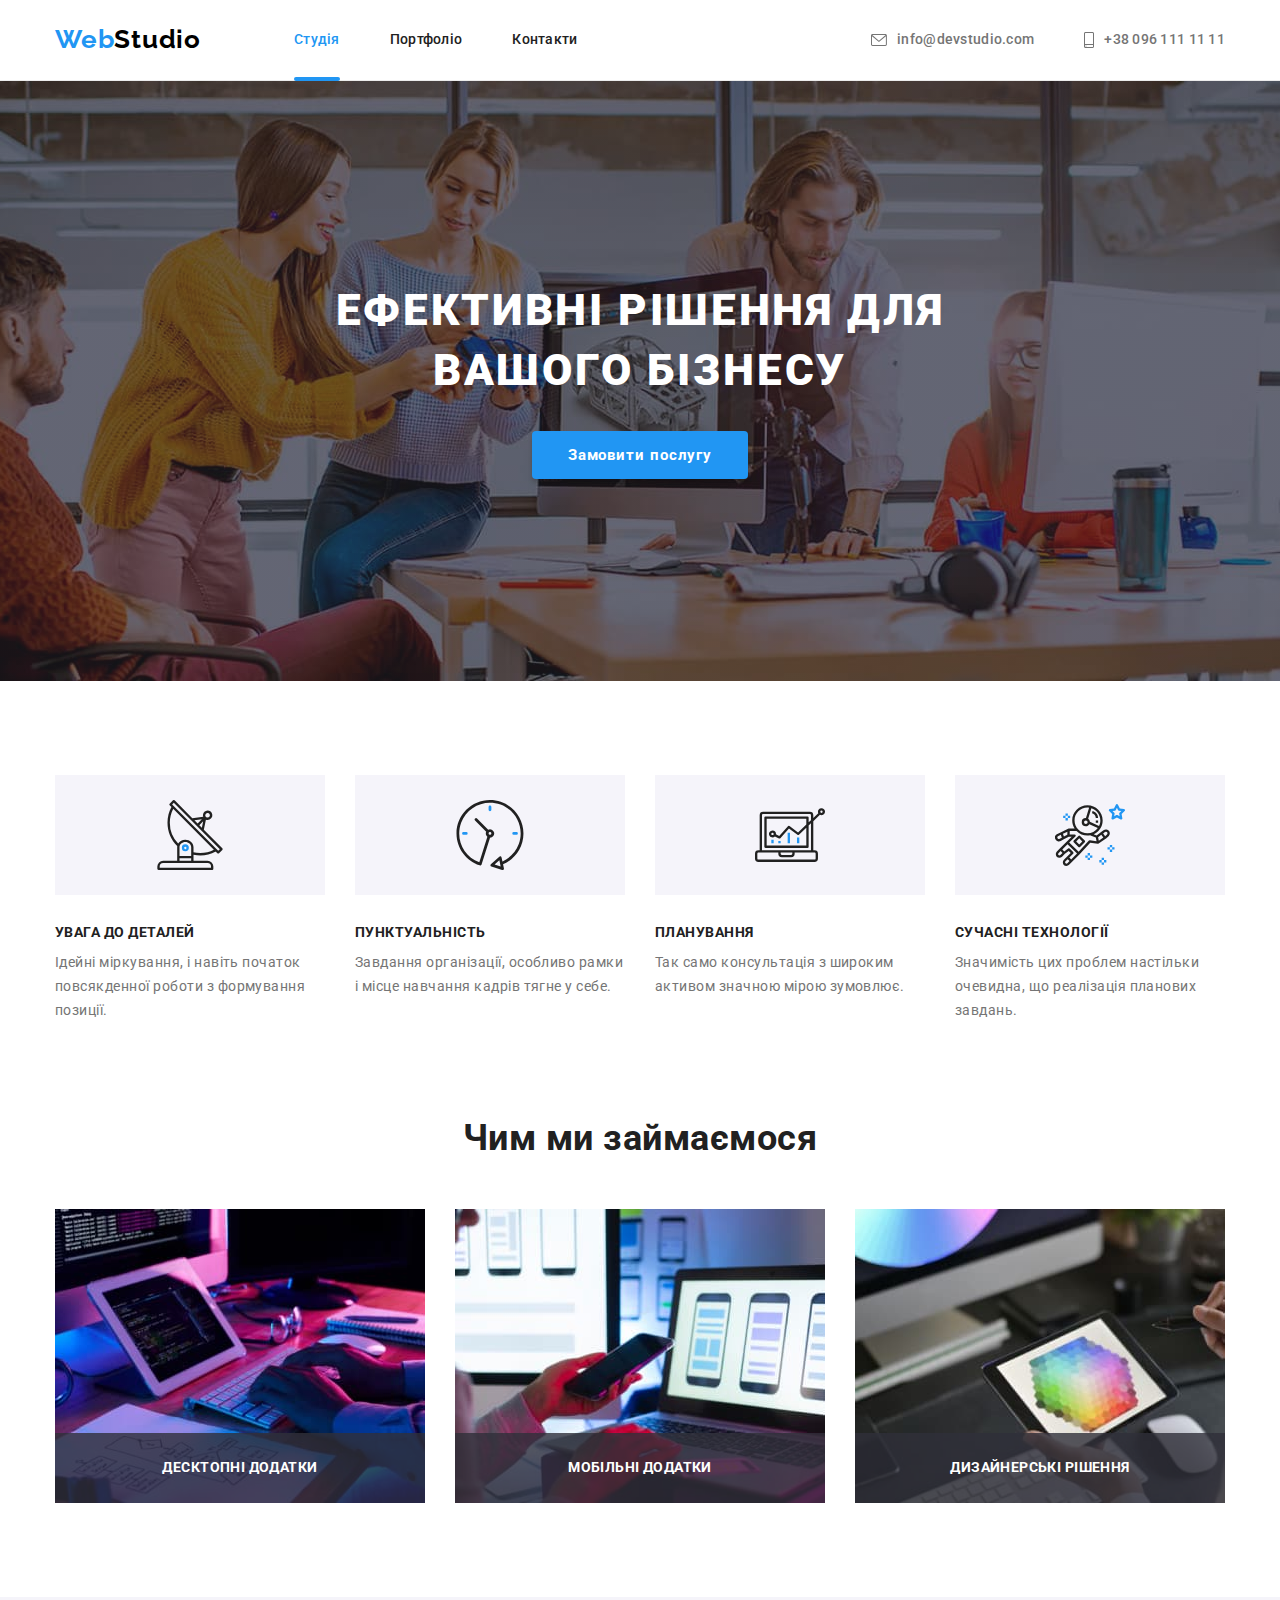
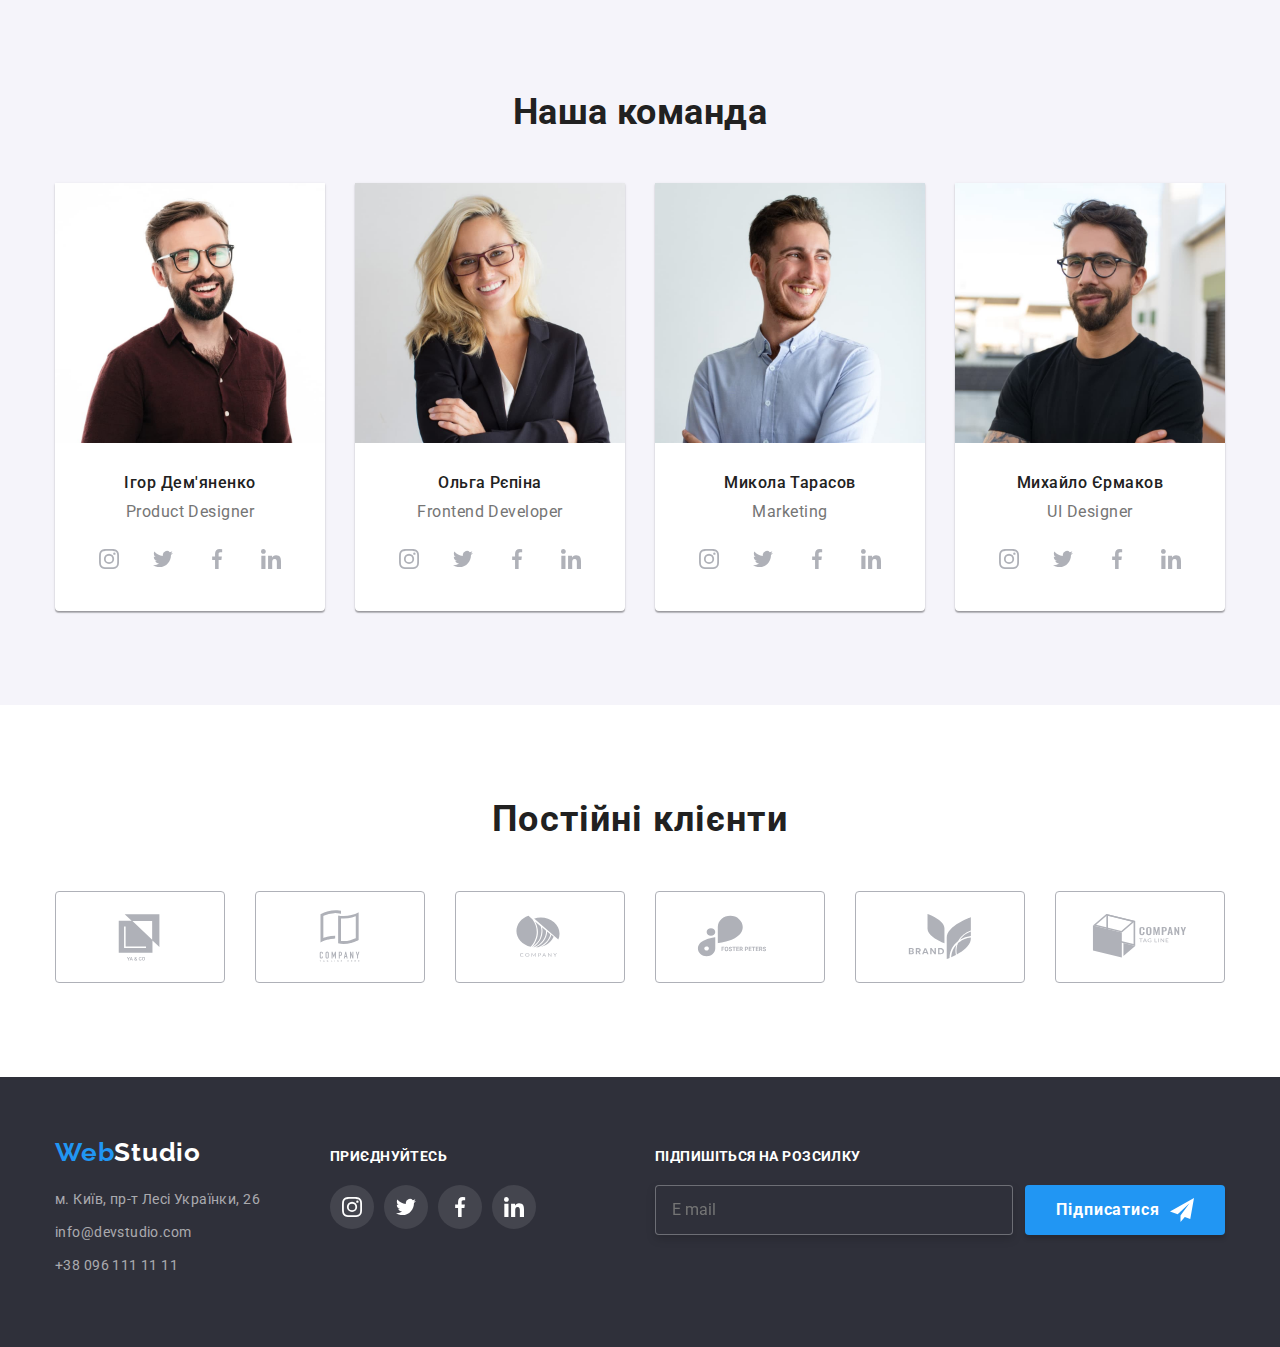
<file: index.html>
<!DOCTYPE html>
<html lang="uk">
  <head>
    <meta charset="UTF-8" />
    <meta name="viewport" content="width=device-width, initial-scale=1.0" />
    <title>WebStudio</title>
    <link rel="preconnect" href="https://fonts.googleapis.com" />
    <link rel="preconnect" href="https://fonts.gstatic.com" crossorigin />
    <link
      href="https://fonts.googleapis.com/css2?family=Raleway:wght@700&family=Roboto:wght@400;500;700;900&display=swap"
      rel="stylesheet"
    />
    <link
      rel="stylesheet"
      href="https://cdnjs.cloudflare.com/ajax/libs/modern-normalize/1.1.0/modern-normalize.min.css"
    />
    <link rel="stylesheet" href="./css/main.min.css" />
 </head>
  <body>
    <header class="page-header">
      <div class="container page-header-container">
        <nav class="site-nav">
          <a href="./index.html" class="logo site-nav__logo"
            >Web<span class="logo site-nav__logo--theme-light">Studio</span></a
          >
          <ul class="site-nav__list list">
            <li class="site-nav__item">
              <a href="./index.html" class="site-nav__link link current">Студія</a>
            </li>
            <li class="site-nav__item">
              <a href="./portfolio.html" class="site-nav__link link">Портфоліо</a>
            </li>
            <li class="site-nav__item"><a href="" class="site-nav__link link">Контакти</a></li>
          </ul>
        </nav>
        <ul class="contacts-nav list">
          <li class="contacts-nav__item">
            <a class="contect-nav__link link" href="mailto:info@devstudio.com">
              <svg class="contact-nav__icon" width="16" height="12">
                <use href="./images/icons.svg#icon-envelope"></use></svg>info@devstudio.com</a>
          </li>
          <li class="contacts-nav__item">
            <a class="contect-nav__link link" href="tel:+380961111111">
              <svg class="contact-nav__icon" width="10" height="16">
                <use href="./images/icons.svg#icon-smartphone"></use></svg>+38 096 111 11 11</a>
          </li>
        </ul>
      </div>
    </header>
    <main>
      <section class="section hero-section">
        <div class="container">
          <h1 class="hero-section__title">Ефективні рішення для вашого бізнесу</h1>
          <button class="modal-btn" type="button" data-modal-open>Замовити послугу</button>
        </div>
      </section>
      <section class="section features">
        <div class="container">
          <h2 class="features__title visually-hidden">Наші переваги</h2>
          <ul class="features__list list">
            <li class="features__item">
              <div class="features__thumb">
                <svg width="70" height="70" class="features__icon">
                  <use href="./images/icons.svg#icon-antenna"></use>
                </svg>
              </div>
              <h3 class="features__lable">УВАГА ДО ДЕТАЛЕЙ</h3>
              <p class="features__text">
                Ідейні міркування, і навіть початок повсякденної роботи з
                формування позиції.
              </p>
            </li>
            <li class="features__item">
              <div class="features__thumb">
                <svg width="70" height="70" class="features__icon">
                  <use href="./images/icons.svg#icon-clock"></use>
                </svg>
              </div>
              <h3 class="features__lable">ПУНКТУАЛЬНІСТЬ</h3>
              <p class="features__text">
                Завдання організації, особливо рамки і місце навчання кадрів
                тягне у себе.
              </p>
            </li>
            <li class="features__item">
              <div class="features__thumb">
                <svg width="70" height="70" class="features__icon">
                  <use href="./images/icons.svg#icon-diagram"></use>
                </svg>
              </div>
              <h3 class="features__lable">ПЛАНУВАННЯ</h3>
              <p class="features__text">
                Так само консультація з широким активом значною мірою зумовлює.
              </p>
            </li>
            <li class="features__item">
              <div class="features__thumb">
                <svg width="70" height="70" class="features__icon">
                  <use href="./images/icons.svg#icon-astronaut"></use>
                </svg>
              </div>
              <h3 class="features__lable">СУЧАСНІ ТЕХНОЛОГІЇ</h3>
              <p class="features__text">
                Значимість цих проблем настільки очевидна, що реалізація
                планових завдань.
              </p>
            </li>
          </ul>
        </div>
      </section>

      <section class="working-section section">
        <div class="container">
          <h2 class="working-section__title">Чим ми займаємося</h2>
          <ul class="works-list list">
            <li class="works-list__item">
              <div class="works-list__wrapper">
              <img
                src="./images/box1.jpg"
                alt="верстка скелету сайту"
                width="370"
              />
                <p class="works-list__overlay">Десктопні додатки</p>
              </div>
            </li>
            <li class="works-list__item">
              <div class="works-list__wrapper">
              <img
                src="./images/box2.jpg"
                alt="дизайн застосунків на телефони"
                width="370"
              />
                <p class="works-list__overlay">Мобільні додатки</p>
              </div>
            </li>
            <li class="works-list__item">
              <div class="works-list__wrapper">
              <img
                src="./images/box3.jpg"
                alt="підбір кольорової гами"
                width="370"
              />
                <p class="works-list__overlay">Дизайнерські рішення</p>
              </div>
            </li>
          </ul>
        </div>
      </section>

      <section class="team-section section">
        <div class="container">
          <h2 class="team-section__title">Наша команда</h2>
          <ul class="team-list list">
            <li class="team-list__item">
              <img
                class="team-list__foto"
                src="./images/img1.jpg"
                alt="Ігор Дем'яненко фото"
                width="270"
                height="260"
              />
              <h3 class="team-list__lable">Ігор Дем'яненко</h3>
              <p class="team-list__text" lang="en">Product Designer</p>
              <ul class="social-network list">
                <li class="social-network__item">
                  <a class="social-network__link link" href="#"><svg width="20" height="20" class="social-network__icon">
                  <use href="./images/icons.svg#icon-instagram"></use>
                </svg>
              </a>
            </li>
                <li class="social-network__item">
                  <a class="social-network__link link" href="#"><svg width="20" height="20" class="social-network__icon"> 
                  <use href="./images/icons.svg#icon-twitter"></use>
                </svg>
              </a>
            </li>
                <li class="social-network__item">
                  <a class="social-network__link link" href="#"><svg width="20" height="20" class="social-network__icon">
                  <use href="./images/icons.svg#icon-facebook"></use>
                </svg>
              </a>
            </li>
                <li class="social-network__item">
                  <a class="social-network__link link" href="#"><svg width="20" height="20" class="social-network__icon">
                  <use href="./images/icons.svg#icon-linkedin"></use>
                </svg>
              </a>
            </li>
              </ul>
            </li>
            <li class="team-list__item">
              <img
                class="team-list__foto"
                src="./images/img2.jpg"
                alt="Ольга Рєпіна фото"
                width="270"
                height="260"
              />
              <h3 class="team-list__lable">Ольга Рєпіна</h3>
              <p class="team-list__text" lang="en">Frontend Developer</p>
              <ul class="social-network list">
                <li class="social-network__item">
                  <a class="social-network__link link" href="#"><svg width="20" height="20" class="social-network__icon">
                  <use href="./images/icons.svg#icon-instagram"></use>
                </svg>
              </a>
            </li>
                <li class="social-network__item">
                  <a class="social-network__link link" href="#"><svg width="20" height="20" class="social-network__icon"> 
                  <use href="./images/icons.svg#icon-twitter"></use>
                </svg>
              </a>
            </li>
                <li class="social-network__item">
                  <a class="social-network__link link" href="#"><svg width="20" height="20" class="social-network__icon">
                  <use href="./images/icons.svg#icon-facebook"></use>
                </svg>
              </a>
            </li>
                <li class="social-network__item">
                  <a class="social-network__link link" href="#"><svg width="20" height="20" class="social-network__icon">
                  <use href="./images/icons.svg#icon-linkedin"></use>
                </svg>
              </a>
            </li>
              </ul>
            </li>
            <li class="team-list__item">
              <img
                class="team-list__foto"
                src="./images/img3.jpg"
                alt="Микола Тарасов фото"
                width="270"
                height="260"
              />
              <h3 class="team-list__lable">Микола Тарасов</h3>
              <p class="team-list__text" lang="en">Marketing</p>
              <ul class="social-network list">
                <li class="social-network__item">
                  <a class="social-network__link link" href="#"><svg width="20" height="20" class="social-network__icon">
                  <use href="./images/icons.svg#icon-instagram"></use>
                </svg>
              </a>
            </li>
                <li class="social-network__item">
                  <a class="social-network__link link" href="#"><svg width="20" height="20" class="social-network__icon"> 
                  <use href="./images/icons.svg#icon-twitter"></use>
                </svg>
              </a>
            </li>
                <li class="social-network__item">
                  <a class="social-network__link link" href="#"><svg width="20" height="20" class="social-network__icon">
                  <use href="./images/icons.svg#icon-facebook"></use>
                </svg>
              </a>
            </li>
                <li class="social-network__item">
                  <a class="social-network__link link" href="#"><svg width="20" height="20" class="social-network__icon">
                  <use href="./images/icons.svg#icon-linkedin"></use>
                </svg>
              </a>
            </li>
              </ul>
            </li>
            <li class="team-list__item">
              <img
                class="team-list__foto"
                src="./images/img4.jpg"
                alt="Михайло Єрмаков фото"
                width="270"
                height="260"
              />
              <h3 class="team-list__lable">Михайло Єрмаков</h3>
              <p class="team-list__text" lang="en">UI Designer</p>
              <ul class="social-network list">
                <li class="social-network__item">
                  <a class="social-network__link link" href="#"><svg width="20" height="20" class="social-network__icon">
                  <use href="./images/icons.svg#icon-instagram"></use>
                </svg>
              </a>
            </li>
                <li class="social-network__item">
                  <a class="social-network__link link" href="#"><svg width="20" height="20" class="social-network__icon"> 
                  <use href="./images/icons.svg#icon-twitter"></use>
                </svg>
              </a>
            </li>
                <li class="social-network__item">
                  <a class="social-network__link link" href="#"><svg width="20" height="20" class="social-network__icon">
                  <use href="./images/icons.svg#icon-facebook"></use>
                </svg>
              </a>
            </li>
                <li class="social-network__item">
                  <a class="social-network__link link" href="#"><svg width="20" height="20" class="social-network__icon">
                  <use href="./images/icons.svg#icon-linkedin"></use>
                </svg>
              </a>
            </li>
              </ul>
            </li>
          </ul>
        </div>
      </section>

      <section class="clients section">
        <div class="container">
          <h2 class="clients__title">Постійні клієнти</h2>
          <ul class="clients-list list">
            <li class="client-list__item">
              <a class="client-list__link link" href="#">
                <svg width="106" height="60" class="client-list__icon">
                  <use href="./images/icons.svg#icon-clietnyc"></use>
                </svg>
              </a>
            </li>
            <li class="client-list__item">
              <a class="client-list__link link" href="#">
                <svg width="106" height="60" class="client-list__icon">
                  <use href="./images/icons.svg#icon-clientcth"></use>
                </svg>
              </a>
            </li>
            <li class="client-list__item">
              <a class="client-list__link link" href="#">
                <svg width="106" height="60" class="client-list__icon">
                  <use href="./images/icons.svg#icon-clientc"></use>
                </svg>
              </a>
            </li>
            <li class="client-list__item">
              <a class="client-list__link link" href="#">
                <svg width="106" height="60" class="client-list__icon">
                  <use href="./images/icons.svg#icon-clientfp"></use>
                </svg>
              </a>
            </li>
            <li class="client-list__item">
              <a class="client-list__link link" href="#">
                <svg width="106" height="60" class="client-list__icon">
                  <use href="./images/icons.svg#icon-clientb"></use>
                </svg>
              </a>
            </li>
            <li class="client-list__item">
              <a class="client-list__link link" href="#">
                <svg width="106" height="60" class="client-list__icon">
                  <use href="./images/icons.svg#icon-clientctl"></use>
                </svg>
              </a>
            </li>
          </ul>
        </div>
      </section>
    </main>

    <footer class="footer-section">
      <div class="container page-footer">
        <div class="footer-navigation">
        <div class="logo footer-navigation__logo">
          <a href="./index.html" class="logo">
            Web<span class="logo footer-navigation__logo--theme-dark">Studio</span></a
          >
        </div>
        <address class="adress-nav">
          <ul class="footer-nav__list list">
            <li class="footer-nav__item">
              <a
                class="footer-nav__link link"
                href="https://goo.gl/maps/CPtrU1FHBa2aNyZL9"
                target="_blank"
                rel="noopener noreferrer nofollow"
                >м. Київ, пр-т Лесі Українки, 26</a
              >
            </li>
            <li class="footer-nav__item">
              <a class="footer-nav__link link" href="mailto:info@devstudio.com"
                >info@devstudio.com</a
              >
            </li>
            <li class="footer-nav__item">
              <a class="footer-nav__link link" href="tel:+380961111111">+38 096 111 11 11</a>
            </li>
          </ul>
        </address>
        </div>
        <div class="footer-social-thumb">
            <p class="footer-suptitle">Приєднуйтесь</p>
            <ul class="footer-social list">
              <li class="footer-social-item">
                <a href="#" class="footer-social link">
                  <svg width="20" height="20" class="footer-social-icon">
                    <use href="./images/icons.svg#icon-instagram"></use>
                  </svg>
                </a>
              </li>
              <li class="footer-social-item">
                <a href="#" class="footer-social link">
                  <svg width="20" height="20" class="footer-social-icon">
                    <use href="./images/icons.svg#icon-twitter"></use>
                  </svg>
                </a>
              </li>
              <li class="footer-social-item">
                <a href="#" class="footer-social link">
                  <svg width="20" height="20" class="footer-social-icon">
                    <use href="./images/icons.svg#icon-facebook"></use>
                  </svg>
                </a>
              </li>
              <li class="footer-social-item">
                <a href="#" class="footer-social link">
                  <svg width="20" height="20" class="footer-social-icon">
                    <use href="./images/icons.svg#icon-linkedin"></use>
                  </svg>
                </a>
              </li>
            </ul>
          </div>
          <form class="footer-form">
            <p class="footer-form-text">Підпишіться на розсилку</p>
            <div class="footer-form-thumb">
            <label class="footer-form-field">
              <input class="footer-form-input" name="email" type="email" placeholder="E mail" required>
            </label>
            <button class="footer-form-btn" type="submit">Підписатися
              <svg class="footer-form-icon" width="24" height="24">
                <use href="./images/icons.svg#icon-send"></use>
              </svg>
            </button>
            </div>
          </form>
      </div>
    </footer>
    <div class="backdrop is-hidden" data-modal>
      <div class="modal">
        <button type="button" class="modal-close-btn" data-modal-close>
        <svg class="modal-close-icon" width="18" height="18">
          <use href="./images/icons.svg#icon-close"></use>
        </svg>
        </button>
        <form class="modal-window-form">
          <p class="modal-form-title">Залиште свої дані, ми вам передзвонимо</p>
          <label class="modal-form-field">Ім'я
            <span class="form-field-wrapper">
            <input class="modal-form-input" type="text" name="user_name" pattern="[a-zA-Zа-яА-яІіЇї]+" minlength="3" required>
            <svg class="modal-form-icon" width="18" height="18">
              <use href="./images/icons.svg#icon-person-black"></use>
            </svg>
            </span>
          </label>
          <label class="modal-form-field">Телефон
            <span class="form-field-wrapper">
            <input class="modal-form-input" type="tel" name="user_phone" required>
            <svg class="modal-form-icon" width="18" height="18">
              <use href="./images/icons.svg#icon-phone-black"></use>
            </svg>
            </span>
          </label>
          <label class="modal-form-field">Пошта
            <span class="form-field-wrapper">
            <input class="modal-form-input" type="email" name="user_email" required>
            <svg class="modal-form-icon" width="18" height="18">
              <use href="./images/icons.svg#icon-email-black"></use>
            </svg>
            </span>
          </label>
          <label class="modal-form-field modal-form-field__textarea">Коментар
            <textarea class="modal-form-textarea" name="user_coment" placeholder="Введіть текст"></textarea>
          </label>
          <label class="modal-form-check-filed">
            <input class="modal-form-check visually-hidden" type="checkbox" name="user_policy">
            <svg class="modal-form-check-own">
              <use class="modal-form-check-icon" href="./images/icons.svg#icon-vector"></use>
            </svg>
            Погоджуюся з розсилкою та приймаю&nbsp<a class="form-policy-link" href="#">Умови договору</a>
          </label>
          <button class="modal-form-btn" type="submit">Відправити</button>
        </form>
      </div>
    </div>
    <script src="./js/modal.js"></script>
  </body>
</html>
</file>
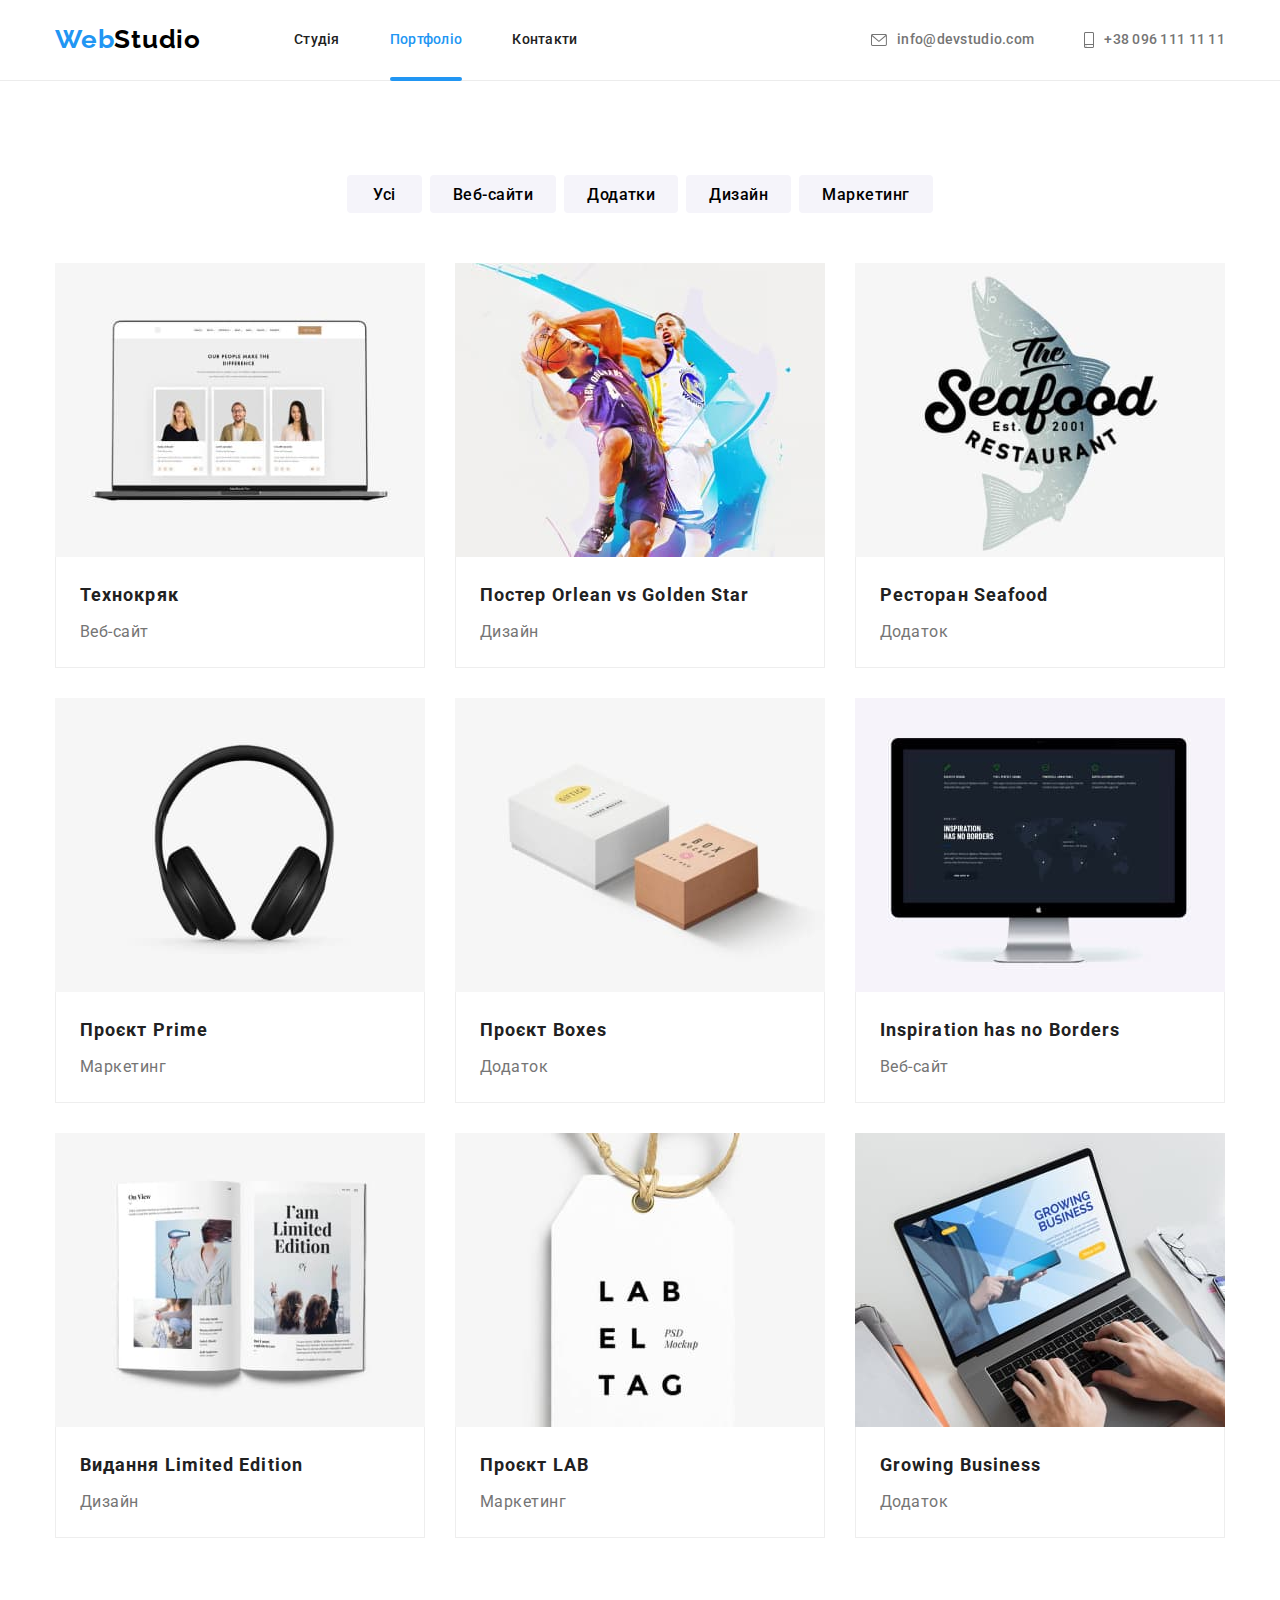
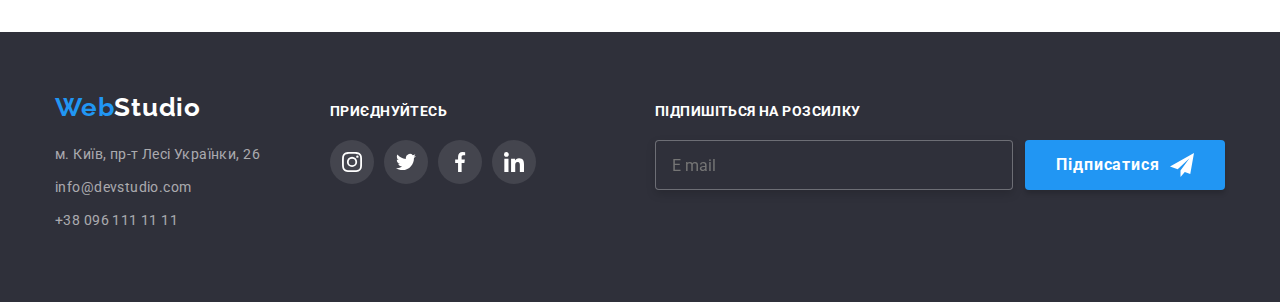
<file: portfolio.html>
<!DOCTYPE html>
<html lang="uk">
  <head>
    <meta charset="UTF-8" />
    <meta http-equiv="X-UA-Compatible" content="IE=edge" />
    <meta name="viewport" content="width=device-width, initial-scale=1.0" />
    <title>Портфоліо</title>
    <link rel="preconnect" href="https://fonts.googleapis.com" />
    <link rel="preconnect" href="https://fonts.gstatic.com" crossorigin />
    <link
      href="https://fonts.googleapis.com/css2?family=Raleway:wght@700&family=Roboto:wght@400;500;700&display=swap"
      rel="stylesheet"
    />
    <link
      rel="stylesheet"
      href="https://cdnjs.cloudflare.com/ajax/libs/modern-normalize/1.1.0/modern-normalize.min.css"
    />
    <link rel="stylesheet" href="./css/main.min.css" />
  </head>
  <body>
    <header class="page-header">
      <div class="container page-header-container">
        <nav class="site-nav">
          <a href="./index.html" class="logo site-nav__logo"
            >Web<span class="logo site-nav__logo--theme-light">Studio</span></a
          >
          <ul class="site-nav__list list">
            <li class="site-nav__item">
              <a href="./index.html" class="site-nav__link link ">Студія</a>
            </li>
            <li class="site-nav__item">
              <a href="./portfolio.html" class="site-nav__link link current">Портфоліо</a>
            </li>
            <li class="site-nav__item"><a href="" class="site-nav__link link">Контакти</a></li>
          </ul>
        </nav>
        <ul class="contacts-nav list">
          <li class="contacts-nav__item">
            <a class="contect-nav__link link" href="mailto:info@devstudio.com">
              <svg class="contact-nav__icon" width="16" height="12">
                <use href="./images/icons.svg#icon-envelope"></use></svg>info@devstudio.com</a>
          </li>
          <li class="contacts-nav__item">
            <a class="contect-nav__link link" href="tel:+380961111111">
              <svg class="contact-nav__icon" width="10" height="16">
                <use href="./images/icons.svg#icon-smartphone"></use></svg>+38 096 111 11 11</a>
          </li>
        </ul>
      </div>
    </header>
    <main>
      <section class="main-section section">
        <div class="container">
          <h1 class="visually-hidden">Наше портфоліо</h1>
          <ul class="works-menu">
            <li class="menu-item">
              <button class="menu-btn ordinary" type="button">Усі</button>
            </li>
            <li class="menu-item">
              <button class="menu-btn" type="button">Веб-сайти</button>
            </li>
            <li class="menu-item">
              <button class="menu-btn" type="button">Додатки</button>
            </li>
            <li class="menu-item">
              <button class="menu-btn" type="button">Дизайн</button>
            </li>
            <li class="menu-item">
              <button class="menu-btn" type="button">Маркетинг</button>
            </li>
          </ul>
        </div>
        <div class="container">
          <ul class="works-content">
            <li class="work-content-item">
              <a href="#" class="work-content link">
              <div class="work-img-wrapper"><img
                class="work-picture"
                src="./images/p1.jpg"
                alt="ноутбук"
                width="370"
                height="294"
              />
              <p class="overlay">Ресурс пропонує комплексні пропозиції з різним рівнем функціоналу та сервісів. Все це дозволить відвідувачу отримати вичерпні відомості про компанію чи приватну особу.</p>
              </div>
              <div class="text-block">
                <h2 class="portfolio title">Технокряк</h2>
                <p class="text">Веб-сайт</p>
              </div>
            </a>
            </li>
            <li class="work-content-item">
              <a href="#" class="work-content link">
              <div class="work-img-wrapper"><img
                class="work-picture"
                src="./images/p2.jpg"
                alt="два баскетболісти з мячем"
                width="370"
                height="294"
              />
              <p class="overlay">Ресурс пропонує комплексні пропозиції з різним рівнем функціоналу та сервісів. Все це дозволить відвідувачу отримати вичерпні відомості про компанію чи приватну особу.</p>
              </div>
              <div class="text-block">
                <h2 class="portfolio title">
                  Постер <span lang="en">Orlean vs Golden Star</span>
                </h2>
                <p class="text">Дизайн</p>
              </div>
              </a>
            </li>
            <li class="work-content-item">
              <a href="#" class="work-content link">
              <div class="work-img-wrapper"><img
                class="work-picture"
                src="./images/p3.jpg"
                alt="лого ресторану"
                width="370"
                height="294"
              />
              <p class="overlay">Ресурс пропонує комплексні пропозиції з різним рівнем функціоналу та сервісів. Все це дозволить відвідувачу отримати вичерпні відомості про компанію чи приватну особу.</p>
              </div>
              <div class="text-block">
                <h2 class="portfolio title">
                  Ресторан <span lang="en">Seafood</span>
                </h2>
                <p class="text">Додаток</p>
              </div>
              </a>
            </li>
            <li class="work-content-item">
              <a href="#" class="work-content link">
              <div class="work-img-wrapper"><img
                class="work-picture"
                src="./images/p4.jpg"
                alt="навушники"
                width="370"
                height="294"
              />
              <p class="overlay">Ресурс пропонує комплексні пропозиції з різним рівнем функціоналу та сервісів. Все це дозволить відвідувачу отримати вичерпні відомості про компанію чи приватну особу.</p>
              </div>
              <div class="text-block">
                <h2 class="portfolio title">
                  Проєкт <span lang="en">Prime</span>
                </h2>
                <p class="text">Маркетинг</p>
              </div>
              </a>
            </li>
            <li class="work-content-item">
              <a href="#" class="work-content link">
              <div class="work-img-wrapper"><img
                class="work-picture"
                src="./images/p5.jpg"
                alt="дві коробки"
                width="370"
                height="294"
              />
              <p class="overlay">Ресурс пропонує комплексні пропозиції з різним рівнем функціоналу та сервісів. Все це дозволить відвідувачу отримати вичерпні відомості про компанію чи приватну особу.</p>
              </div>
              <div class="text-block">
                <h2 class="portfolio title">
                  Проєкт <span lang="en">Boxes</span>
                </h2>
                <p class="text">Додаток</p>
              </div>
              </a>
            </li>
            <li class="work-content-item">
              <a href="#" class="work-content link">
              <div class="work-img-wrapper"><img
                class="work-picture"
                src="./images/p6.jpg"
                alt="компютер єпл"
                width="370"
                height="294"
              />
              <p class="overlay">Ресурс пропонує комплексні пропозиції з різним рівнем функціоналу та сервісів. Все це дозволить відвідувачу отримати вичерпні відомості про компанію чи приватну особу.</p>
              </div>
              <div class="text-block">
                <h2 class="portfolio title" lang="en">
                  Inspiration has no Borders
                </h2>
                <p class="text">Веб-сайт</p>
              </div>
              </a>
            </li>
            <li class="work-content-item">
              <a href="#" class="work-content link">
              <div class="work-img-wrapper"><img
                class="work-picture"
                src="./images/p7.jpg"
                alt="розгонута книга"
                width="370"
                height="294"
              />
              <p class="overlay">Ресурс пропонує комплексні пропозиції з різним рівнем функціоналу та сервісів. Все це дозволить відвідувачу отримати вичерпні відомості про компанію чи приватну особу.</p>
              </div>
              <div class="text-block">
                <h2 class="portfolio title">
                  Видання <span lang="en">Limited Edition</span>
                </h2>
                <p class="text">Дизайн</p>
              </div>
              </a>
            </li>
            <li class="work-content-item">
              <a href="#" class="work-content link">
              <div class="work-img-wrapper"><img
                class="work-picture"
                src="./images/p8.jpg"
                alt="бірка з лейблом"
                width="370"
                height="294"
              />
              <p class="overlay">Ресурс пропонує комплексні пропозиції з різним рівнем функціоналу та сервісів. Все це дозволить відвідувачу отримати вичерпні відомості про компанію чи приватну особу.</p>
              </div>
              <div class="text-block">
                <h2 class="portfolio title">
                  Проєкт <span lang="en">LAB</span>
                </h2>
                <p class="text">Маркетинг</p>
              </div>
              </a>
            </li>
            <li class="work-content-item">
              <a href="#" class="work-content link">
              <div class="work-img-wrapper"><img
                class="work-picture"
                src="./images/p9.jpg"
                alt="ноутбук на якому печатають"
                width="370"
                height="294"
              />
              <p class="overlay">Ресурс пропонує комплексні пропозиції з різним рівнем функціоналу та сервісів. Все це дозволить відвідувачу отримати вичерпні відомості про компанію чи приватну особу.</p>
              </div>
              <div class="text-block">
                <h2 class="portfolio title" lang="en">Growing Business</h2>
                <p class="text">Додаток</p>
              </div>
              </a>
            </li>
          </ul>
        </div>
      </section>
    </main>
    <footer class="footer-section">
      <div class="container page-footer">
        <div class="footer-navigation">
        <div class="logo footer-navigation__logo">
          <a href="./index.html" class="logo">
            Web<span class="logo footer-navigation__logo--theme-dark">Studio</span></a
          >
        </div>
        <address class="adress-nav">
          <ul class="footer-nav__list list">
            <li class="footer-nav__item">
              <a
                class="footer-nav__link link"
                href="https://goo.gl/maps/CPtrU1FHBa2aNyZL9"
                target="_blank"
                rel="noopener noreferrer nofollow"
                >м. Київ, пр-т Лесі Українки, 26</a
              >
            </li>
            <li class="footer-nav__item">
              <a class="footer-nav__link link" href="mailto:info@devstudio.com"
                >info@devstudio.com</a
              >
            </li>
            <li class="footer-nav__item">
              <a class="footer-nav__link link" href="tel:+380961111111">+38 096 111 11 11</a>
            </li>
          </ul>
        </address>
        </div>
        <div class="footer-social-thumb">
            <p class="footer-suptitle">Приєднуйтесь</p>
            <ul class="footer-social list">
              <li class="footer-social-item">
                <a href="#" class="footer-social link">
                  <svg width="20" height="20" class="footer-social-icon">
                    <use href="./images/icons.svg#icon-instagram"></use>
                  </svg>
                </a>
              </li>
              <li class="footer-social-item">
                <a href="#" class="footer-social link">
                  <svg width="20" height="20" class="footer-social-icon">
                    <use href="./images/icons.svg#icon-twitter"></use>
                  </svg>
                </a>
              </li>
              <li class="footer-social-item">
                <a href="#" class="footer-social link">
                  <svg width="20" height="20" class="footer-social-icon">
                    <use href="./images/icons.svg#icon-facebook"></use>
                  </svg>
                </a>
              </li>
              <li class="footer-social-item">
                <a href="#" class="footer-social link">
                  <svg width="20" height="20" class="footer-social-icon">
                    <use href="./images/icons.svg#icon-linkedin"></use>
                  </svg>
                </a>
              </li>
            </ul>
          </div>
          <form class="footer-form">
            <p class="footer-form-text">Підпишіться на розсилку</p>
            <div class="footer-form-thumb">
            <label class="footer-form-field">
              <input class="footer-form-input" name="email" type="email" placeholder="E mail" required>
            </label>
            <button class="footer-form-btn" type="submit">Підписатися
              <svg class="footer-form-icon" width="24" height="24">
                <use href="./images/icons.svg#icon-send"></use>
              </svg>
            </button>
            </div>
          </form>
      </div>
    </footer>
  </body>
</html>
</file>
<file: css/main.min.css>
:root{--primary-font: "Roboto", sans-serif;--logo-font: "Raleway", sans-serif;--secondaty-bg-color: #F5F4FA;--primary-bg-color: #FFFFFF;--primary-dark-color: #2F303A;--primery-accent-color: #2196F3;--title-text-color: #212121;--primary-text-color: #757575;--transition-dur-and-func: 250ms cubic-bezier(0.4, 0, 0.2, 1)}.visually-hidden{position:absolute;white-space:nowrap;width:1px;height:1px;overflow:hidden;border:0;padding:0;clip:rect(0 0 0 0);clip-path:inset(50%);margin:-1px}.footer-social.link,.client-list__link,.client-list__item,.clients-list,.works-list__overlay,.features__thumb,.contect-nav__link,.footer-form-thumb,.footer-form-btn,.modal-close-btn,.social-network__link{display:inline-flex;align-items:center;justify-content:center}h1,h2,h3,h4,p{margin-top:0;margin-bottom:0}ul,ol{margin-top:0;margin-bottom:0;padding-left:0}img{display:block;max-width:100%;height:auto}body{background-color:var(--primary-bg-color);color:var(--primary-text-color);font-family:var(--primary-font);letter-spacing:.03em}.link{text-decoration:none}.list{list-style:none}.section{padding-top:94px;padding-bottom:94px}.container{margin-left:auto;margin-right:auto;width:1200px;padding-left:15px;padding-right:15px}.logo{text-decoration:none;font-family:var(--logo-font);font-weight:700;font-size:26px;line-height:1.19;letter-spacing:.03em;color:var(--primery-accent-color)}.site-nav__logo{margin-right:93px;padding-top:24px;padding-bottom:25px}.site-nav__logo--theme-light{color:#000}.footer-navigation__logo--theme-dark{color:var(--primary-bg-color)}.title{color:var(--title-text-color)}.social-network{display:flex;align-items:center;justify-content:center;column-gap:10px;margin-bottom:30px}.social-network__link{width:44px;height:44px;border-radius:50%;color:#afb1b8;background-color:var(--primary-bg-color);transition:background-color var(--transition-dur-and-func)}.social-network__link:hover,.social-network__link:focus{background-color:var(--primery-accent-color)}.social-network__icon{fill:currentColor;transition:fill var(--transition-dur-and-func)}.social-network__link:hover .social-network__icon,.social-network__link:focus .social-network__icon{fill:var(--primary-bg-color)}.modal-btn{display:inline-block;min-width:216px;padding:10px 32px;border-radius:4px;border:0px solid rgba(0,0,0,0);background-color:var(--primery-accent-color);color:var(--primary-bg-color);box-shadow:0px 4px 4px rgba(0,0,0,.15);font-family:inherit;font-weight:700;font-size:15px;line-height:1.88;letter-spacing:.06em;cursor:pointer;transition:background-color var(--transition-dur-and-func),box-shadow var(--transition-dur-and-func)}.modal-btn:hover,.modal-btn:focus{background-color:#188ce8}.modal-close-btn{position:absolute;top:8px;right:8px;width:30px;height:30px;border:1px solid rgba(0,0,0,.1);background-color:var(--primary-bg-color);border-radius:50%;padding:0;cursor:pointer;transition:fill var(--transition-dur-and-func)}.modal-close-btn:hover{fill:var(--primery-accent-color)}.menu-btn{max-height:38px;padding:6px 22px;border:1px solid rgba(0,0,0,0);border-radius:4px;font-family:var(--primary-font);font-weight:500;font-size:16px;line-height:1.62;letter-spacing:.03em;background-color:var(--secondaty-bg-color);transition:color var(--transition-dur-and-func),background-color var(--transition-dur-and-func),box-shadow var(--transition-dur-and-func)}.menu-btn:hover,.menu-btn:focus{color:var(--primary-bg-color);background-color:var(--primery-accent-color);box-shadow:0px 3px 1px rgba(0,0,0,.1),0px 1px 2px rgba(0,0,0,.08),0px 2px 2px rgba(0,0,0,.12);cursor:pointer}.menu-btn.ordinary{padding:6px 25px}.modal-form-btn{width:200px;height:50px;margin-right:auto;margin-left:auto;font-weight:700;font-size:16px;line-height:1.87;text-align:center;letter-spacing:.06em;color:var(--primary-bg-color);background-color:var(--primery-accent-color);border:1px solid rgba(0,0,0,0);box-shadow:0px 4px 4px rgba(0,0,0,.15);border-radius:4px;transition:background-color var(--transition-dur-and-func);cursor:pointer}.modal-form-btn:hover,.modal-form-btn:focus{background-color:#188ce8}.footer-form-btn{min-width:200px;height:50px;padding:10px 28px;color:var(--primary-bg-color);fill:currentColor;background:var(--primery-accent-color);box-shadow:0px 4px 4px rgba(0,0,0,.15);border-radius:4px;border:0px solid rgba(0,0,0,0);font-weight:700;font-size:16px;line-height:1.88;text-align:center;letter-spacing:.06em;transition:background-color var(--transition-dur-and-func);cursor:pointer}.footer-form-btn:hover,.footer-form-btn:focus{background-color:#188ce8}.footer-form-icon{margin-left:10px}.footer-form{margin-left:auto}.footer-form-text{margin-bottom:20px;font-weight:700;font-size:14px;line-height:1.14;letter-spacing:.03em;text-transform:uppercase;color:var(--primary-bg-color)}.footer-form-field{margin-right:12px}.footer-form-input{height:50px;width:358px;padding-top:15px;padding-bottom:15px;padding-left:16px;background-color:var(--primary-dark-color);border:1px solid rgba(255,255,255,.3);filter:drop-shadow(0px 4px 4px rgba(0, 0, 0, 0.15));border-radius:4px;color:var(--primary-bg-color)}.modal-window-form{display:flex;flex-direction:column}.modal-form-title{margin-bottom:12px;font-weight:700;font-size:20px;line-height:1.15;text-align:center;letter-spacing:.03em;color:var(--title-text-color)}.modal-form-field{margin-bottom:10px;font-weight:400;font-size:12px;line-height:1.17;letter-spacing:.01em}.form-field-wrapper{position:relative;display:block;margin-top:4px}.modal-form-input{width:100%;height:40px;padding-left:42px;font:inherit;border:1px solid rgba(33,33,33,.2);border-radius:4px;transition:border-color var(--transition-dur-and-func)}.modal-form-input:focus{border-color:var(--primery-accent-color);outline:none}.modal-form-icon{position:absolute;top:50%;left:0;transform:translateY(-50%);margin-left:12px;transition:fill var(--transition-dur-and-func)}.modal-form-input:focus+.modal-form-icon{fill:var(--primery-accent-color)}.modal-form-textarea{display:block;width:100%;height:120px;margin-top:4px;padding:12px 16px;resize:none;border:1px solid rgba(33,33,33,.2);border-radius:4px;transition:border-color var(--transition-dur-and-func)}.modal-form-textarea::placeholder{font-weight:400;font-size:12px;line-height:1.17;letter-spacing:.01em;color:rgba(117,117,117,.5)}.modal-form-textarea:focus{border-color:var(--primery-accent-color);outline:none}.modal-form-field__textarea{margin-bottom:20px}.modal-form-check-own{width:16px;height:15px;margin-right:8px;border:2px solid var(--title-text-color);fill:var(--primary-bg-color);border-radius:2px;transition:fill var(--transition-dur-and-func),border-color var(--transition-dur-and-func),background-color var(--transition-dur-and-func)}.modal-form-check:checked+.modal-form-check-own{background-color:var(--primery-accent-color);border-color:var(--primery-accent-color)}.modal-form-check:focus+.modal-form-check-own{box-shadow:0 0 0 2px rgba(0,0,255,.7)}.modal-form-check:checked+.modal-form-check-own .modal-form-check-icon{display:block}.modal-form-check-icon{display:none}.modal-form-check-filed{display:flex;align-items:center;margin-left:auto;margin-right:auto;margin-bottom:30px;font-weight:400;font-size:14px;line-height:1.71;letter-spacing:.03em;cursor:pointer}.form-policy-link{font-weight:400;font-size:14px;line-height:1.71;letter-spacing:.03em;color:var(--primery-accent-color)}.modal{position:absolute;top:50%;left:50%;padding:40px;transform:translate(-50%, -50%);width:528px;height:581px;background-color:var(--primary-bg-color);box-shadow:0px 1px 3px rgba(0,0,0,.12),0px 1px 1px rgba(0,0,0,.14),0px 2px 1px rgba(0,0,0,.2);border-radius:4px}.backdrop{position:fixed;top:0;left:0;z-index:100;width:100%;height:100%;background-color:rgba(0,0,0,.2);transition:opacity var(--transition-dur-and-func),visibility var(--transition-dur-and-func)}.backdrop.is-hidden{visibility:hidden;opacity:0;pointer-events:none}.page-header-container{display:flex;align-items:center;justify-content:space-between}.site-nav{display:flex;align-items:center}.page-header{background-color:var(--primary-bg-color);border-bottom:1px solid #ececec}.site-nav__list{display:flex;column-gap:50px;margin-right:auto}.site-nav__item{font-weight:500;font-size:14px;line-height:1.14;letter-spacing:.02em}.contact-nav__icon{align-items:center;justify-content:center;margin-right:10px;fill:currentColor;transition:fill var(--transition-dur-and-func)}.site-nav__link{position:relative;display:block;padding-top:32px;padding-bottom:32px;font-family:var(--primary-font);font-weight:500;font-size:14px;line-height:1.14;letter-spacing:.02em;color:var(--title-text-color);transition:color var(--transition-dur-and-func)}.site-nav__link:focus,.site-nav__link:hover,.site-nav__link:active{color:var(--primery-accent-color)}.site-nav__link.current{color:var(--primery-accent-color)}.site-nav__link.current::after{content:"";display:block;position:absolute;left:0;bottom:-1px;width:100%;height:4px;border-radius:2px;background-color:var(--primery-accent-color)}.contacts-nav{display:flex;column-gap:50px;color:var(--primary-text-color);font-weight:500;font-size:14px;line-height:1.14;letter-spacing:.02em}.contect-nav__link{padding-top:32px;padding-bottom:32px;color:var(--primary-text-color);transition:color var(--transition-dur-and-func)}.contect-nav__link:focus,.contect-nav__link:hover{color:var(--primery-accent-color)}.hero-section{margin-left:auto;margin-right:auto;padding-top:200px;padding-bottom:200px;height:600px;max-width:1600px;background-color:#c4c4c4;text-align:center;background-image:linear-gradient(to right, rgba(47, 48, 58, 0.4), rgba(47, 48, 58, 0.4)),url(../images/heroimg.jpg);background-position:center;background-repeat:no-repeat;background-size:cover}.hero-section__title{width:696px;margin-left:auto;margin-right:auto;margin-bottom:30px;font-family:var(--primary-font);font-weight:900;font-size:44px;line-height:1.36;letter-spacing:.06em;text-transform:uppercase;color:var(--primary-bg-color)}.features__list{display:flex;column-gap:30px}.features__item{flex-basis:calc((100% - 90px)/4)}.features__thumb{width:270px;height:120px;margin-bottom:30px;background-color:var(--secondaty-bg-color)}.features__lable{margin-bottom:10px;font-family:var(--primary-font);font-weight:700;font-size:14px;line-height:1.14;text-transform:uppercase;color:var(--title-text-color)}.features__text{font-weight:400;font-size:14px;line-height:1.71;color:var(--primary-text-color)}.works-list{display:flex;gap:30px;flex-wrap:wrap}.works-list__wrapper{position:relative}.works-list__overlay{position:absolute;left:0;bottom:0;width:100%;height:70px;font-family:var(--primary-font);font-weight:700;font-size:14px;line-height:1.14;letter-spacing:.03em;text-transform:uppercase;color:var(--primary-bg-color);background-color:rgba(47,48,58,.8)}.working-section__title{margin-right:auto;margin-left:auto;margin-bottom:50px;font-weight:700;font-size:36px;line-height:1.17;text-align:center;color:var(--title-text-color)}.working-section{padding-top:0px}.team-section__title{margin-bottom:50px;font-weight:700;font-size:36px;line-height:1.17;text-align:center;color:var(--title-text-color)}.team-list__lable{margin-bottom:10px;font-weight:500;font-size:16px;line-height:1.19;letter-spacing:.03em;text-align:center;color:var(--title-text-color)}.team-section{background-color:var(--secondaty-bg-color)}.team-list{display:flex;flex-wrap:wrap;gap:30px}.team-list__foto{margin-bottom:30px}.team-list__item{display:block;background-color:var(--primary-bg-color);box-shadow:0px 1px 3px rgba(0,0,0,.12),0px 1px 1px rgba(0,0,0,.14),0px 2px 1px rgba(0,0,0,.2);border-radius:0px 0px 4px 4px}.team-list__text{margin-bottom:16px;font-weight:400;font-size:16px;line-height:1.19;text-align:center}.clients__title{font-weight:700;font-size:36px;line-height:1.16;text-align:center;letter-spacing:.03em;color:var(--title-text-color);margin-bottom:50px}.clients-list{gap:30px}.client-list__item{width:170px;height:92px;border:1px solid #afb1b8;border-radius:4px;transition:border-color var(--transition-dur-and-func)}.client-list__item:hover,.client-list__item:focus{border-color:var(--primery-accent-color)}.client-list__link{width:100%;height:100%;color:#afb1b8;fill:currentColor;transition:fill var(--transition-dur-and-func)}.client-list__link:hover,.client-list__link:focus{fill:var(--primery-accent-color)}.footer-navigation__logo{display:block;margin-right:auto;margin-bottom:20px}.footer-nav__list{margin-right:auto}.footer-nav__list .link{text-decoration:none;font-style:normal;font-weight:400;font-size:14px;line-height:1.71;letter-spacing:.03em;color:rgba(255,255,255,.6);transition:color var(--transition-dur-and-func)}.footer-nav__item{list-style:none;margin-bottom:9px}.footer-section{padding-top:60px;padding-bottom:60px;background-color:var(--primary-dark-color)}.footer-nav__link{font-style:normal;font-weight:400;font-size:14px;line-height:1.71;letter-spacing:.03em;color:var(--primary-bg-color);transition:color var(--transition-dur-and-func)}.footer-nav__link:hover,.footer-nav__link:focus{color:var(--primery-accent-color)}.page-footer{display:flex;align-items:baseline}.footer-navigation{margin-right:70px}.footer-social.list{display:flex;column-gap:10px}.footer-suptitle{margin-bottom:20px;font-weight:700;font-size:14px;line-height:1.14;letter-spacing:.03em;text-transform:uppercase;color:var(--primary-bg-color)}.footer-social.link{width:44px;height:44px;padding:12px;fill:var(--primary-bg-color);background:rgba(255,255,255,.1);border-radius:50%;transition:background-color var(--transition-dur-and-func)}.footer-social.link:hover,.footer-social.link:focus{background-color:var(--primery-accent-color)}.portfolio.title{margin-bottom:4px}.works-menu{display:flex;list-style:none;justify-content:center;column-gap:8px;margin-right:auto;margin-bottom:50px;margin-left:auto}.works-content{display:flex;flex-wrap:wrap;gap:30px;list-style:none}.work-content.link{display:block;width:294px;width:370px;transition:box-shadow var(--transition-dur-and-func)}.work-content.link:hover,.work-content.link:focus{box-shadow:0px 1px 1px rgba(0,0,0,.12),0px 4px 4px rgba(0,0,0,.06),1px 4px 6px rgba(0,0,0,.16)}.work-content-item{flex-basis:calc((100% - 60px)/3)}.work-content-item .title{font-weight:700;font-size:18px;line-height:2;letter-spacing:.06em}.work-content-item .text{font-weight:400;font-size:16px;line-height:1.88;letter-spacing:.03em;color:var(--primary-text-color)}.work-img-wrapper{position:relative;overflow:hidden}.overlay{position:absolute;top:0;left:0;width:100%;height:100%;padding:63px 24px;overflow:auto;font-family:var(--primary-font);font-weight:400;font-size:18px;line-height:1.55;letter-spacing:.03em;color:var(--primary-bg-color);background-color:rgba(33,150,243,.9);transform:translateY(101%);transition:transform var(--transition-dur-and-func)}.work-content.link:hover .overlay,.work-content.link:focus .overlay{transform:translateY(0%)}.text-block{padding:20px 24px;border:1px solid #eee;border-top:0}/*# sourceMappingURL=main.min.css.map */
</file>
